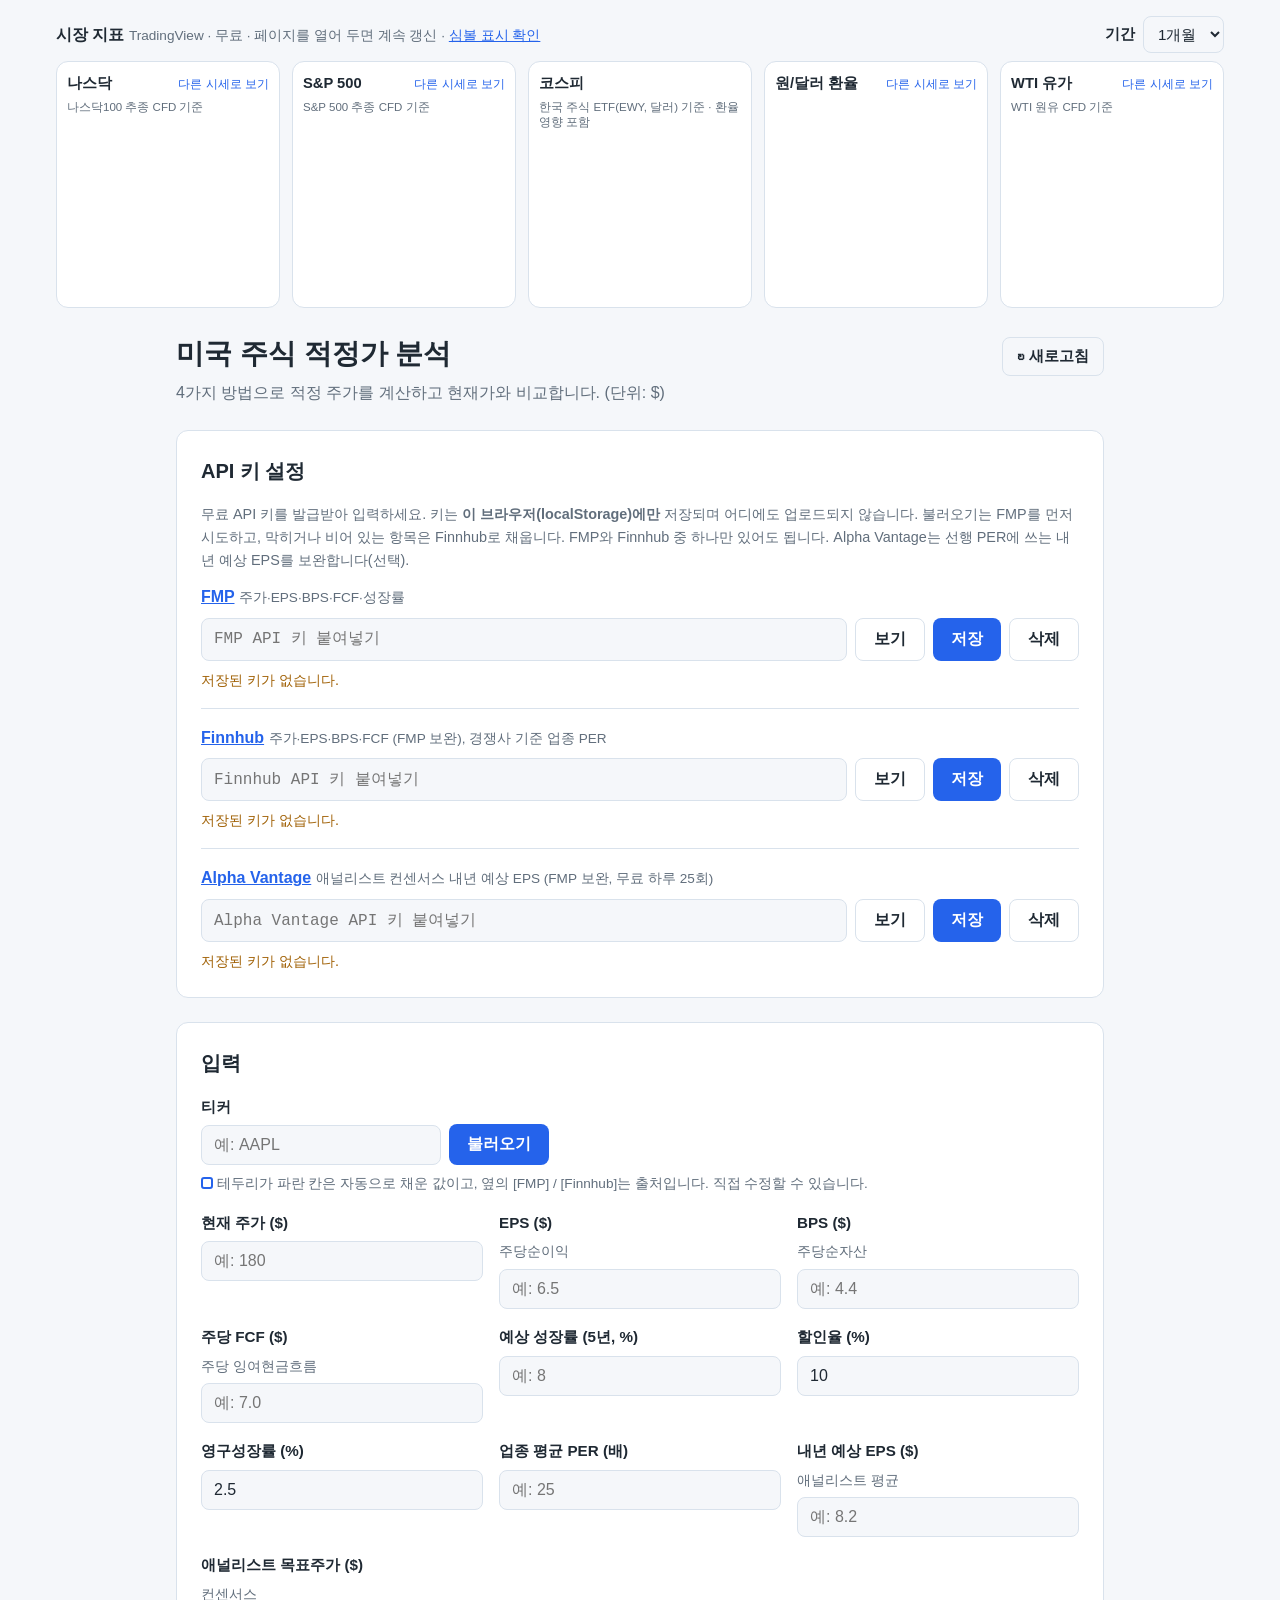
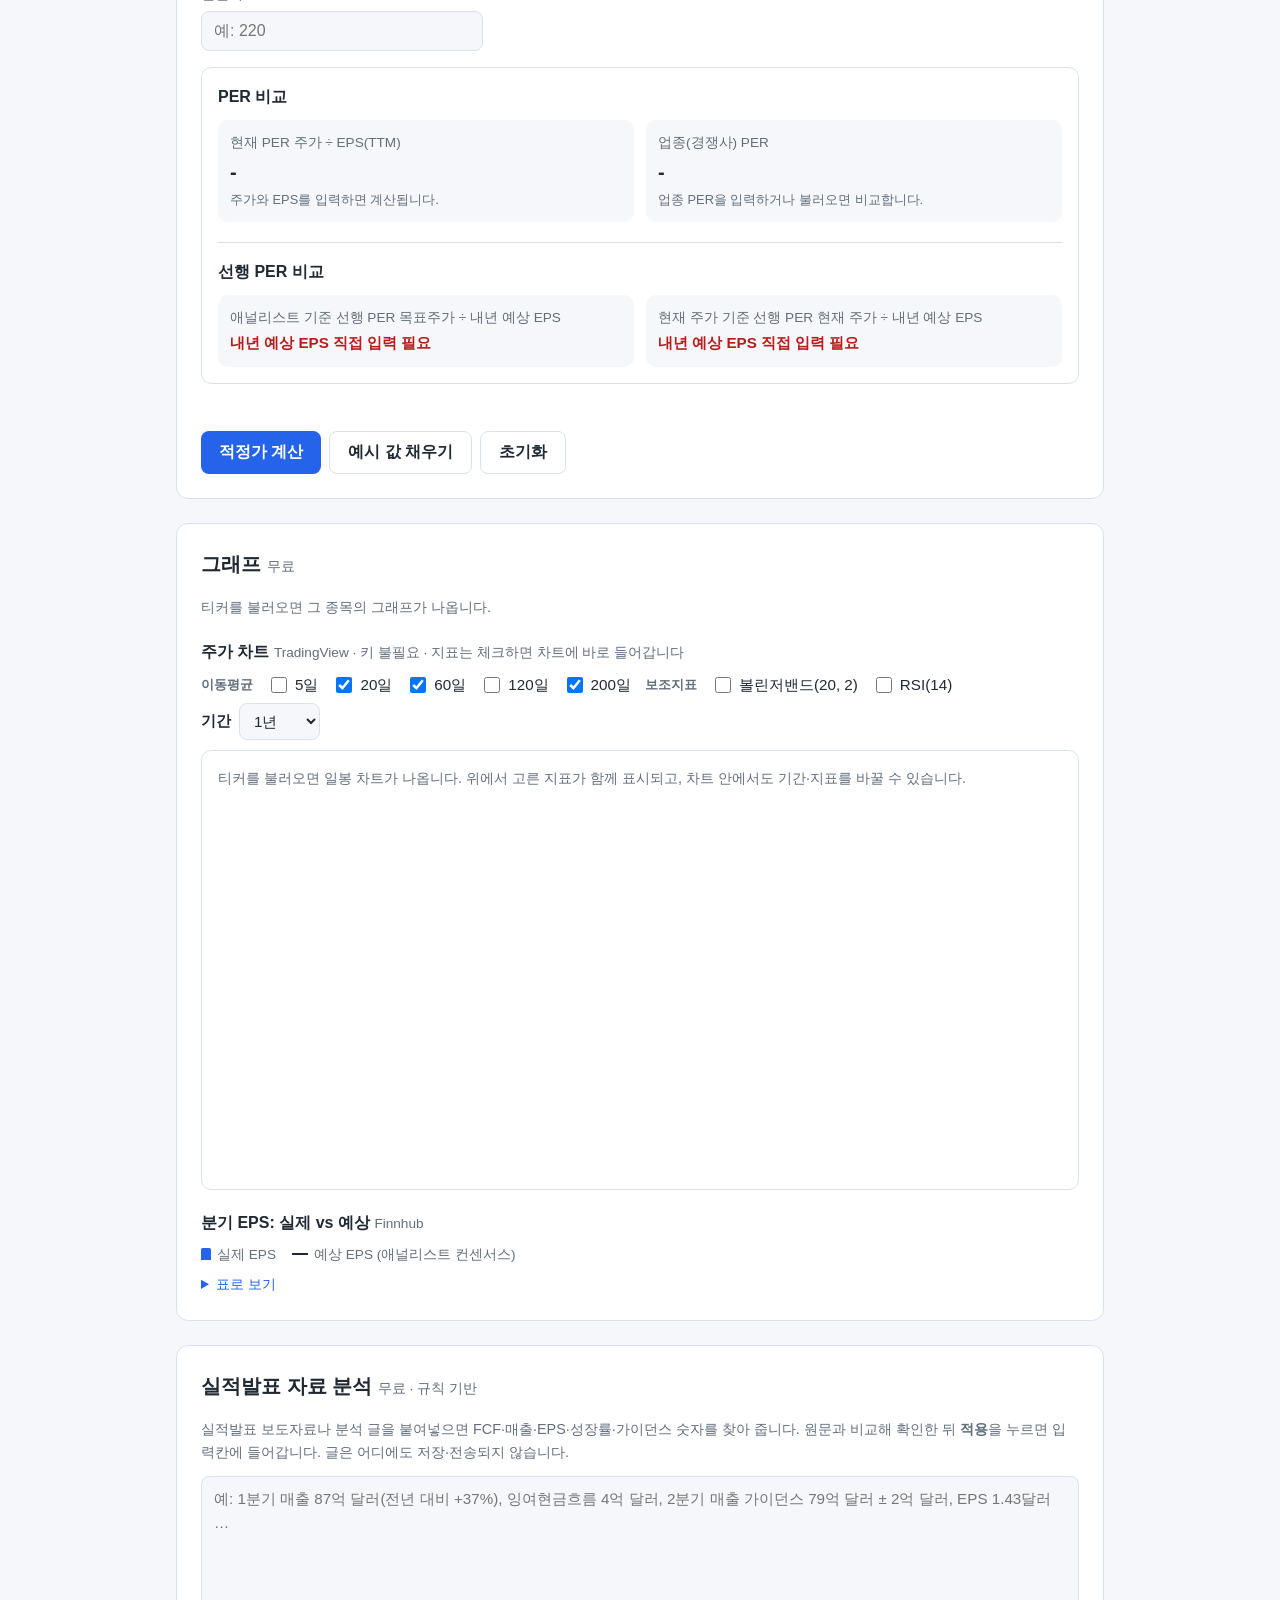
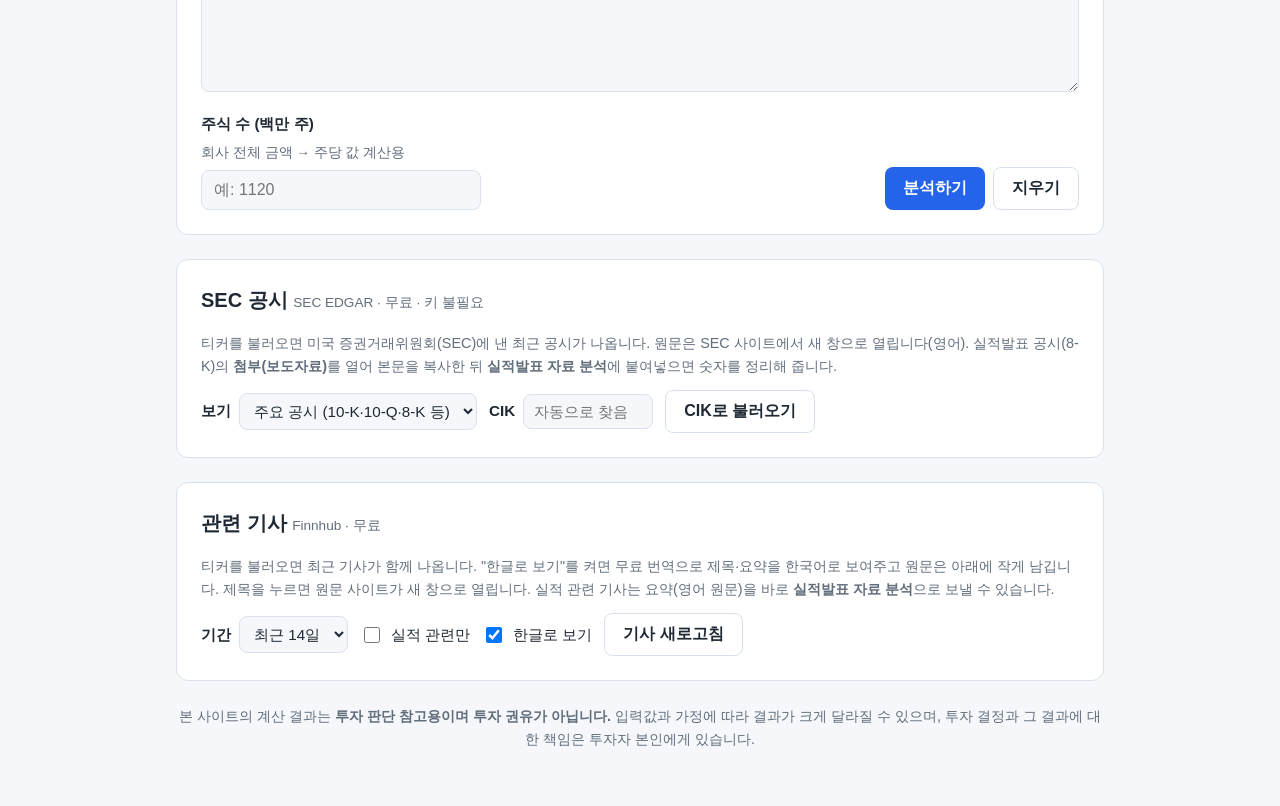
<file: index.html>
<!DOCTYPE html>
<html lang="ko">
<head>
  <meta charset="UTF-8">
  <meta name="viewport" content="width=device-width, initial-scale=1.0">
  <title>미국 주식 적정가 분석</title>
  <link rel="stylesheet" href="style.css">
</head>
<body>
  <section class="market" aria-label="시장 지표">
    <div class="market-head">
      <h2>시장 지표 <span class="hint">TradingView · 무료 · 페이지를 열어 두면 계속 갱신 · <a href="market-check.html">심볼 표시 확인</a></span></h2>
      <label class="inline">기간
        <select id="market-range">
          <option value="1D">1일</option>
          <option value="1M" selected>1개월</option>
          <option value="3M">3개월</option>
          <option value="12M">1년</option>
        </select>
      </label>
    </div>
    <div class="market-grid" id="market-grid"></div>
  </section>

  <header>
    <div class="header-row">
      <h1>미국 주식 적정가 분석</h1>
      <button type="button" id="page-refresh" class="secondary" title="사이트를 새로 읽고, 보던 종목을 최신 데이터로 다시 불러옵니다">↻ 새로고침</button>
    </div>
    <p class="subtitle">4가지 방법으로 적정 주가를 계산하고 현재가와 비교합니다. (단위: $)</p>
  </header>

  <main>
    <section class="card">
      <h2>API 키 설정</h2>
      <p class="note-inline">
        무료 API 키를 발급받아 입력하세요. 키는 <strong>이 브라우저(localStorage)에만</strong> 저장되며 어디에도 업로드되지 않습니다.
        불러오기는 FMP를 먼저 시도하고, 막히거나 비어 있는 항목은 Finnhub로 채웁니다. FMP와 Finnhub 중 하나만 있어도 됩니다.
        Alpha Vantage는 선행 PER에 쓰는 내년 예상 EPS를 보완합니다(선택).
      </p>
      <div class="key-block" data-provider="fmp">
        <h3><a href="https://site.financialmodelingprep.com/developer/docs" target="_blank" rel="noopener">FMP</a>
          <span class="hint">주가·EPS·BPS·FCF·성장률</span></h3>
        <div class="key-row">
          <input type="password" class="key-input" placeholder="FMP API 키 붙여넣기" autocomplete="off" spellcheck="false" aria-label="FMP API 키">
          <button type="button" class="key-toggle secondary">보기</button>
          <button type="button" class="key-copy secondary" hidden title="저장된 키를 클립보드에 복사합니다. 한 번 복사하면 버튼이 사라집니다.">복사(1회)</button>
          <button type="button" class="key-save">저장</button>
          <button type="button" class="key-clear secondary">삭제</button>
        </div>
        <p class="key-status status"></p>
      </div>
      <div class="key-block" data-provider="finnhub">
        <h3><a href="https://finnhub.io/register" target="_blank" rel="noopener">Finnhub</a>
          <span class="hint">주가·EPS·BPS·FCF (FMP 보완), 경쟁사 기준 업종 PER</span></h3>
        <div class="key-row">
          <input type="password" class="key-input" placeholder="Finnhub API 키 붙여넣기" autocomplete="off" spellcheck="false" aria-label="Finnhub API 키">
          <button type="button" class="key-toggle secondary">보기</button>
          <button type="button" class="key-copy secondary" hidden title="저장된 키를 클립보드에 복사합니다. 한 번 복사하면 버튼이 사라집니다.">복사(1회)</button>
          <button type="button" class="key-save">저장</button>
          <button type="button" class="key-clear secondary">삭제</button>
        </div>
        <p class="key-status status"></p>
      </div>
      <div class="key-block" data-provider="alphavantage">
        <h3><a href="https://www.alphavantage.co/support/#api-key" target="_blank" rel="noopener">Alpha Vantage</a>
          <span class="hint">애널리스트 컨센서스 내년 예상 EPS (FMP 보완, 무료 하루 25회)</span></h3>
        <div class="key-row">
          <input type="password" class="key-input" placeholder="Alpha Vantage API 키 붙여넣기" autocomplete="off" spellcheck="false" aria-label="Alpha Vantage API 키">
          <button type="button" class="key-toggle secondary">보기</button>
          <button type="button" class="key-copy secondary" hidden title="저장된 키를 클립보드에 복사합니다. 한 번 복사하면 버튼이 사라집니다.">복사(1회)</button>
          <button type="button" class="key-save">저장</button>
          <button type="button" class="key-clear secondary">삭제</button>
        </div>
        <p class="key-status status"></p>
      </div>
    </section>

    <section class="card">
      <h2>입력</h2>
      <form id="valuation-form" novalidate>
        <div class="ticker-row">
          <label>티커
            <input type="text" id="ticker" placeholder="예: AAPL" autocomplete="off">
          </label>
          <button type="button" id="load">불러오기</button>
        </div>
        <p id="load-status" class="status" role="status"></p>
        <p class="legend"><span class="swatch"></span> 테두리가 파란 칸은 자동으로 채운 값이고, 옆의 [FMP] / [Finnhub]는 출처입니다. 직접 수정할 수 있습니다.</p>
        <div class="grid">
          <label>현재 주가 ($)
            <input type="number" id="price" step="any" placeholder="예: 180" required>
          </label>
          <label>EPS ($) <span class="hint">주당순이익</span>
            <input type="number" id="eps" step="any" placeholder="예: 6.5" required>
          </label>
          <label>BPS ($) <span class="hint">주당순자산</span>
            <input type="number" id="bps" step="any" placeholder="예: 4.4">
          </label>
          <label>주당 FCF ($) <span class="hint">주당 잉여현금흐름</span>
            <input type="number" id="fcf" step="any" placeholder="예: 7.0" required>
          </label>
          <label>예상 성장률 (5년, %)
            <input type="number" id="growth" step="any" placeholder="예: 8" required>
          </label>
          <label>할인율 (%)
            <input type="number" id="discount" step="any" value="10" required>
          </label>
          <label>영구성장률 (%)
            <input type="number" id="terminal" step="any" value="2.5" required>
          </label>
          <label>업종 평균 PER (배)
            <input type="number" id="sector-per" step="any" placeholder="예: 25" required>
            <span class="peer-note" id="sector-per-note"></span>
          </label>
          <label>내년 예상 EPS ($) <span class="hint">애널리스트 평균</span>
            <input type="number" id="forward-eps" step="any" placeholder="예: 8.2">
            <span class="peer-note" id="forward-eps-note"></span>
          </label>
          <label>애널리스트 목표주가 ($) <span class="hint">컨센서스</span>
            <input type="number" id="target-price" step="any" placeholder="예: 220">
            <span class="peer-note" id="target-price-note"></span>
          </label>
        </div>
        <div class="per-panel" aria-live="polite">
          <h3>PER 비교</h3>
          <div class="per-stats">
            <div>
              <span class="label">현재 PER <span class="hint">주가 ÷ EPS(TTM)</span></span>
              <span class="value" id="per-current">-</span>
              <span class="per-sub" id="per-current-sub"></span>
            </div>
            <div>
              <span class="label">업종(경쟁사) PER</span>
              <span class="value" id="per-sector">-</span>
              <span class="per-sub" id="per-sector-sub"></span>
            </div>
          </div>
          <p class="per-compare" id="per-compare"></p>

          <h3>선행 PER 비교</h3>
          <div class="per-stats">
            <div>
              <span class="label">애널리스트 기준 선행 PER <span class="hint">목표주가 ÷ 내년 예상 EPS</span></span>
              <span class="value" id="per-fwd-target">-</span>
              <span class="per-sub" id="per-fwd-target-sub"></span>
            </div>
            <div>
              <span class="label">현재 주가 기준 선행 PER <span class="hint">현재 주가 ÷ 내년 예상 EPS</span></span>
              <span class="value" id="per-fwd-price">-</span>
              <span class="per-sub" id="per-fwd-price-sub"></span>
            </div>
          </div>
          <p class="per-compare" id="fwd-compare"></p>
          <p class="per-meta" id="fwd-meta"></p>
        </div>
        <p id="error" class="error" role="alert"></p>
        <div class="buttons">
          <button type="submit">적정가 계산</button>
          <button type="button" id="sample" class="secondary">예시 값 채우기</button>
          <button type="reset" class="secondary">초기화</button>
        </div>
      </form>
    </section>

    <section class="card" id="charts-card">
      <h2>그래프 <span class="hint">무료</span></h2>
      <p class="note-inline">티커를 불러오면 그 종목의 그래프가 나옵니다.</p>

      <h3 class="chart-title">주가 차트 <span class="hint">TradingView · 키 불필요 · 지표는 체크하면 차트에 바로 들어갑니다</span></h3>
      <div class="ta-controls">
        <span class="ta-group">이동평균</span>
        <label class="check"><input type="checkbox" data-ta="ma5">5일</label>
        <label class="check"><input type="checkbox" data-ta="ma20">20일</label>
        <label class="check"><input type="checkbox" data-ta="ma60">60일</label>
        <label class="check"><input type="checkbox" data-ta="ma120">120일</label>
        <label class="check"><input type="checkbox" data-ta="ma200">200일</label>
        <span class="ta-group">보조지표</span>
        <label class="check"><input type="checkbox" data-ta="bb">볼린저밴드(20, 2)</label>
        <label class="check"><input type="checkbox" data-ta="rsi">RSI(14)</label>
        <label class="inline">기간
          <select id="ta-range">
            <option value="1M">1개월</option>
            <option value="3M">3개월</option>
            <option value="6M">6개월</option>
            <option value="12M" selected>1년</option>
            <option value="60M">5년</option>
          </select>
        </label>
      </div>
      <div id="tv-chart" class="tv-chart">
        <p class="note chart-empty">티커를 불러오면 일봉 차트가 나옵니다. 위에서 고른 지표가 함께 표시되고, 차트 안에서도 기간·지표를 바꿀 수 있습니다.</p>
      </div>
      <p id="charts-status" class="status" role="status"></p>

      <h3 class="chart-title">분기 EPS: 실제 vs 예상 <span class="hint">Finnhub</span></h3>
      <div class="chart-legend" aria-hidden="true">
        <span><span class="key-bar"></span>실제 EPS</span>
        <span><span class="key-tick"></span>예상 EPS (애널리스트 컨센서스)</span>
      </div>
      <p id="eps-status" class="status" role="status"></p>
      <div id="eps-chart" class="eps-chart"></div>
      <details class="chart-table">
        <summary>표로 보기</summary>
        <div id="eps-table"></div>
      </details>
    </section>

    <section class="card" id="earnings-card">
      <h2>실적발표 자료 분석 <span class="hint">무료 · 규칙 기반</span></h2>
      <p class="note-inline">
        실적발표 보도자료나 분석 글을 붙여넣으면 FCF·매출·EPS·성장률·가이던스 숫자를 찾아 줍니다.
        원문과 비교해 확인한 뒤 <strong>적용</strong>을 누르면 입력칸에 들어갑니다. 글은 어디에도 저장·전송되지 않습니다.
      </p>
      <textarea id="earnings-text" rows="8" placeholder="예: 1분기 매출 87억 달러(전년 대비 +37%), 잉여현금흐름 4억 달러, 2분기 매출 가이던스 79억 달러 ± 2억 달러, EPS 1.43달러 …"></textarea>
      <div class="earnings-row">
        <label>주식 수 (백만 주) <span class="hint">회사 전체 금액 → 주당 값 계산용</span>
          <input type="number" id="earnings-shares" step="any" placeholder="예: 1120">
          <span class="peer-note" id="earnings-shares-note"></span>
        </label>
        <div class="buttons">
          <button type="button" id="earnings-analyze">분석하기</button>
          <button type="button" id="earnings-clear" class="secondary">지우기</button>
        </div>
      </div>
      <p id="earnings-status" class="status" role="status"></p>
      <div id="earnings-results"></div>
    </section>

    <section class="card" id="sec-card">
      <h2>SEC 공시 <span class="hint">SEC EDGAR · 무료 · 키 불필요</span></h2>
      <p class="note-inline">
        티커를 불러오면 미국 증권거래위원회(SEC)에 낸 최근 공시가 나옵니다. 원문은 SEC 사이트에서 새 창으로 열립니다(영어).
        실적발표 공시(8-K)의 <strong>첨부(보도자료)</strong>를 열어 본문을 복사한 뒤 <strong>실적발표 자료 분석</strong>에 붙여넣으면 숫자를 정리해 줍니다.
      </p>
      <div class="news-controls">
        <label class="inline">보기
          <select id="sec-view">
            <option value="major" selected>주요 공시 (10-K·10-Q·8-K 등)</option>
            <option value="earnings">실적발표 (8-K 2.02)</option>
            <option value="insider">내부자 거래 (Form 4·144)</option>
            <option value="ownership">대주주 지분 (13D·13G)</option>
            <option value="all">전체</option>
          </select>
        </label>
        <label class="inline">CIK
          <input type="text" id="sec-cik" inputmode="numeric" placeholder="자동으로 찾음" autocomplete="off">
        </label>
        <button type="button" id="sec-cik-apply" class="secondary">CIK로 불러오기</button>
      </div>
      <p id="sec-status" class="status" role="status"></p>
      <div id="sec-summary" class="sec-summary"></div>
      <div id="sec-list"></div>
    </section>

    <section class="card" id="news-card">
      <h2>관련 기사 <span class="hint">Finnhub · 무료</span></h2>
      <p class="note-inline">
        티커를 불러오면 최근 기사가 함께 나옵니다. "한글로 보기"를 켜면 무료 번역으로 제목·요약을 한국어로 보여주고 원문은 아래에 작게 남깁니다.
        제목을 누르면 원문 사이트가 새 창으로 열립니다. 실적 관련 기사는 요약(영어 원문)을 바로 <strong>실적발표 자료 분석</strong>으로 보낼 수 있습니다.
      </p>
      <div class="news-controls">
        <label class="inline">기간
          <select id="news-days">
            <option value="7">최근 7일</option>
            <option value="14" selected>최근 14일</option>
            <option value="30">최근 30일</option>
          </select>
        </label>
        <label class="inline check"><input type="checkbox" id="news-earnings-only"> 실적 관련만</label>
        <label class="inline check"><input type="checkbox" id="news-korean" checked> 한글로 보기</label>
        <button type="button" id="news-load" class="secondary">기사 새로고침</button>
        <button type="button" id="news-chrome-setup" class="secondary" hidden>Chrome 번역 켜기 (무료·무제한)</button>
      </div>
      <p id="news-status" class="status" role="status"></p>
      <p id="news-translate-status" class="status" role="status"></p>
      <div id="news-list" class="news-list"></div>
    </section>

    <section id="results" class="card hidden" aria-live="polite">
      <h2 id="results-title">분석 결과</h2>

      <div class="summary">
        <div>
          <span class="label">현재 주가</span>
          <span class="value" id="sum-price">-</span>
        </div>
        <div>
          <span class="label">평균 적정가</span>
          <span class="value" id="sum-fair">-</span>
        </div>
        <div>
          <span class="label">괴리율</span>
          <span class="value" id="sum-gap">-</span>
        </div>
        <div>
          <span class="label">판정</span>
          <span class="value badge" id="sum-verdict">-</span>
        </div>
      </div>
      <p class="note" id="sum-note"></p>

      <div class="methods" id="methods"></div>
    </section>
  </main>

  <footer>
    <p>본 사이트의 계산 결과는 <strong>투자 판단 참고용이며 투자 권유가 아닙니다.</strong>
      입력값과 가정에 따라 결과가 크게 달라질 수 있으며, 투자 결정과 그 결과에 대한 책임은 투자자 본인에게 있습니다.</p>
  </footer>

  <script src="api.js"></script>
  <script src="fmp.js"></script>
  <script src="finnhub.js"></script>
  <script src="alphavantage.js"></script>
  <script src="app.js"></script>
  <script src="earnings.js"></script>
  <script src="earnings-ui.js"></script>
  <script src="sec.js"></script>
  <script src="sec-ui.js"></script>
  <script src="translate.js"></script>
  <script src="news-ui.js"></script>
  <script src="charts-ui.js"></script>
  <script src="market.js"></script>
  <script src="refresh.js"></script>
</body>
</html>
</file>
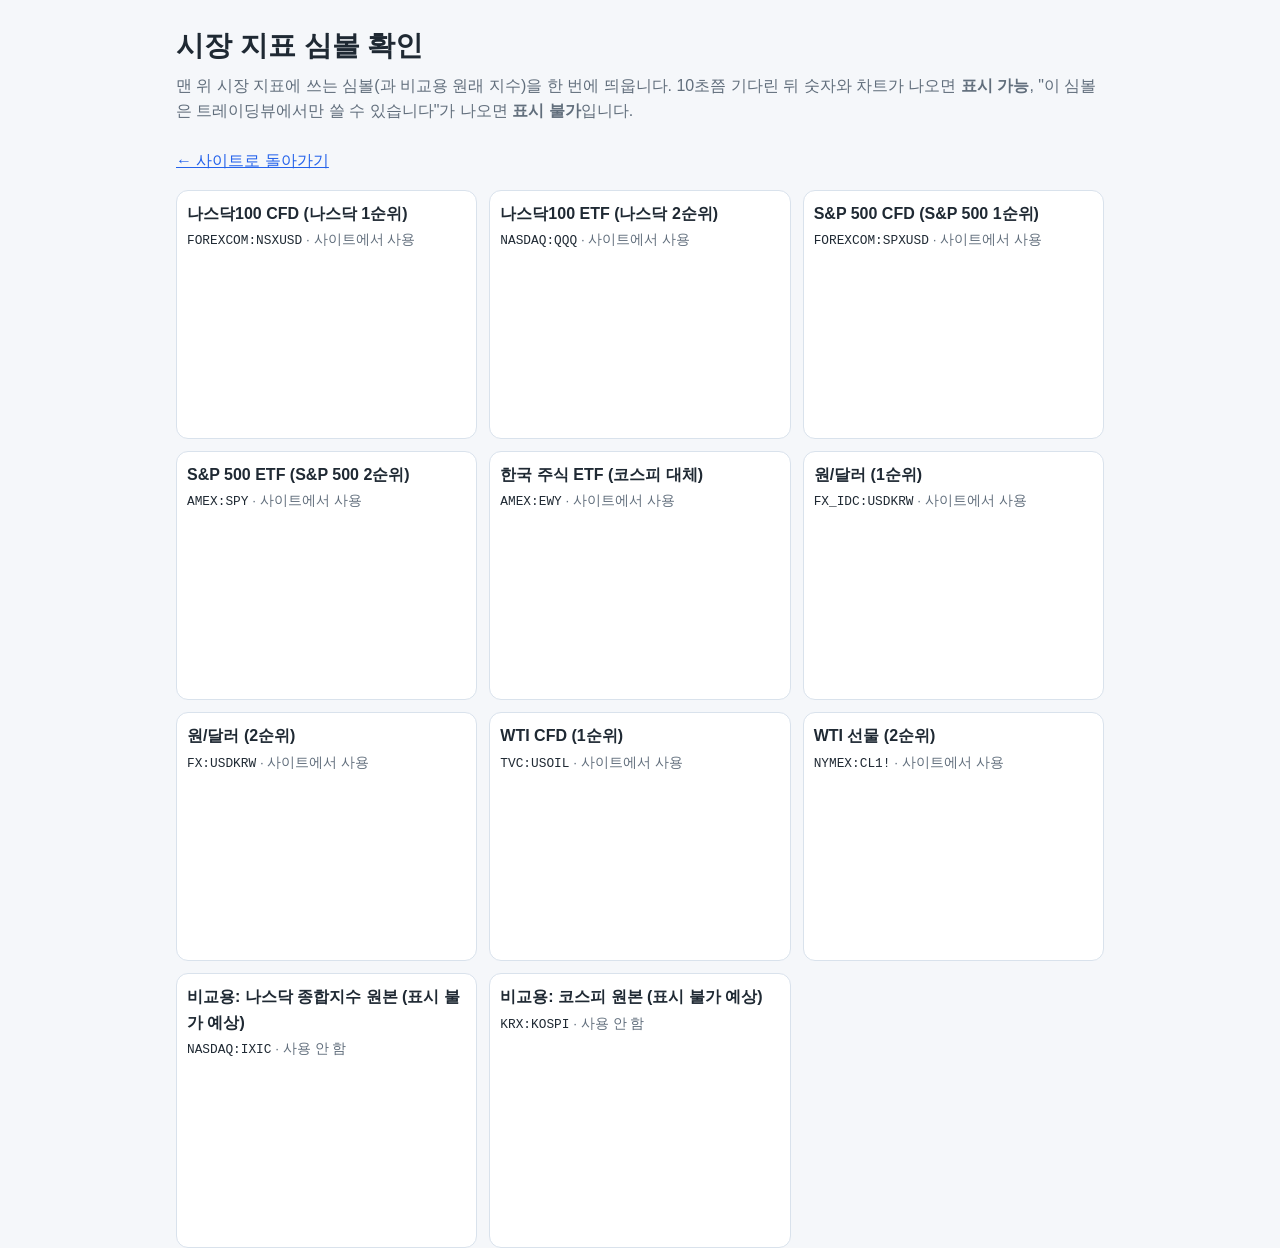
<file: market-check.html>
<!DOCTYPE html>
<html lang="ko">
<head>
  <meta charset="UTF-8">
  <meta name="viewport" content="width=device-width, initial-scale=1.0">
  <title>시장 지표 심볼 확인</title>
  <link rel="stylesheet" href="style.css">
  <style>
    .check-grid { display: grid; grid-template-columns: repeat(auto-fill, minmax(260px, 1fr)); gap: 12px; }
    .check-tile { background: var(--card); border: 1px solid var(--border); border-radius: 12px; padding: 10px; min-width: 0; }
    .check-tile code { font-size: 0.8rem; }
    .check-tile .market-widget { margin-top: 6px; }
  </style>
</head>
<body>
  <header>
    <h1>시장 지표 심볼 확인</h1>
    <p class="subtitle">
      맨 위 시장 지표에 쓰는 심볼(과 비교용 원래 지수)을 한 번에 띄웁니다. 10초쯤 기다린 뒤
      숫자와 차트가 나오면 <strong>표시 가능</strong>, "이 심볼은 트레이딩뷰에서만 쓸 수 있습니다"가 나오면 <strong>표시 불가</strong>입니다.
    </p>
    <p><a href="index.html">← 사이트로 돌아가기</a></p>
  </header>
  <main>
    <div class="check-grid" id="check-grid"></div>
  </main>
  <script>
    // [심볼, 설명, 사이트에서 쓰는지]
    const CHECKS = [
      ["FOREXCOM:NSXUSD", "나스닥100 CFD (나스닥 1순위)", true],
      ["NASDAQ:QQQ", "나스닥100 ETF (나스닥 2순위)", true],
      ["FOREXCOM:SPXUSD", "S&P 500 CFD (S&P 500 1순위)", true],
      ["AMEX:SPY", "S&P 500 ETF (S&P 500 2순위)", true],
      ["AMEX:EWY", "한국 주식 ETF (코스피 대체)", true],
      ["FX_IDC:USDKRW", "원/달러 (1순위)", true],
      ["FX:USDKRW", "원/달러 (2순위)", true],
      ["TVC:USOIL", "WTI CFD (1순위)", true],
      ["NYMEX:CL1!", "WTI 선물 (2순위)", true],
      ["NASDAQ:IXIC", "비교용: 나스닥 종합지수 원본 (표시 불가 예상)", false],
      ["KRX:KOSPI", "비교용: 코스피 원본 (표시 불가 예상)", false],
    ];
    const dark = window.matchMedia && window.matchMedia("(prefers-color-scheme: dark)").matches;
    const grid = document.getElementById("check-grid");
    for (const [symbol, label, used] of CHECKS) {
      const tile = document.createElement("article");
      tile.className = "check-tile";
      tile.innerHTML = '<strong></strong><br><code></code><span class="hint"></span>';
      tile.querySelector("strong").textContent = label;
      tile.querySelector("code").textContent = symbol;
      tile.querySelector(".hint").textContent = used ? " · 사이트에서 사용" : " · 사용 안 함";
      const box = document.createElement("div");
      box.className = "tradingview-widget-container market-widget";
      const inner = document.createElement("div");
      inner.className = "tradingview-widget-container__widget";
      const script = document.createElement("script");
      script.src = "https://s3.tradingview.com/external-embedding/embed-widget-mini-symbol-overview.js";
      script.async = true;
      script.textContent = JSON.stringify({
        symbol, width: "100%", height: 170, locale: "kr", dateRange: "1M",
        colorTheme: dark ? "dark" : "light", isTransparent: true, autosize: false,
      });
      box.append(inner, script);
      tile.appendChild(box);
      grid.appendChild(tile);
    }
  </script>
</body>
</html>
</file>
<file: style.css>
:root {
  --bg: #f5f7fa;
  --card: #ffffff;
  --text: #1f2933;
  --muted: #616e7c;
  --border: #d9e2ec;
  --primary: #2563eb;
  --primary-hover: #1d4ed8;
  --under: #15803d;
  --under-bg: #dcfce7;
  --fair: #a16207;
  --fair-bg: #fef9c3;
  --over: #b91c1c;
  --over-bg: #fee2e2;
  --na: #616e7c;
  --na-bg: #e4e7eb;
}

@media (prefers-color-scheme: dark) {
  :root {
    --bg: #111827;
    --card: #1f2937;
    --text: #f3f4f6;
    --muted: #9ca3af;
    --border: #374151;
    --primary: #3b82f6;
    --primary-hover: #60a5fa;
    --under: #4ade80;
    --under-bg: #14532d;
    --fair: #facc15;
    --fair-bg: #422006;
    --over: #f87171;
    --over-bg: #450a0a;
    --na: #9ca3af;
    --na-bg: #374151;
  }
}

* { box-sizing: border-box; }

body {
  margin: 0;
  font-family: -apple-system, BlinkMacSystemFont, "Segoe UI", "Malgun Gothic", "Apple SD Gothic Neo", sans-serif;
  background: var(--bg);
  color: var(--text);
  line-height: 1.6;
}

header, main, footer {
  max-width: 960px;
  margin: 0 auto;
  padding: 0 16px;
}

.market { max-width: 1200px; margin: 0 auto; padding: 16px 16px 0; }
.market-head { display: flex; flex-wrap: wrap; align-items: center; justify-content: space-between; gap: 8px 16px; margin-bottom: 8px; }
.market-head h2 { margin: 0; font-size: 1rem; }
.market-grid { display: grid; grid-template-columns: repeat(5, minmax(0, 1fr)); gap: 12px; }
@media (max-width: 1100px) { .market-grid { grid-template-columns: repeat(3, minmax(0, 1fr)); } }
@media (max-width: 700px) { .market-grid { grid-template-columns: repeat(2, minmax(0, 1fr)); } }
@media (max-width: 480px) {
  .market-grid { gap: 8px; }
  .market-tile { padding: 8px 6px 2px; }
  .market-tile-head { flex-direction: column; gap: 0; }
}
@media (max-width: 340px) { .market-grid { grid-template-columns: 1fr; } }
.market-tile {
  background: var(--card);
  border: 1px solid var(--border);
  border-radius: 12px;
  padding: 10px 10px 4px;
  min-width: 0;
}
.market-tile-head { display: flex; justify-content: space-between; align-items: baseline; gap: 8px; margin-bottom: 4px; }
.market-tile-head strong { font-size: 0.92rem; }
.market-note { margin: 0 0 2px; font-size: 0.72rem; color: var(--muted); line-height: 1.35; }
.market-note:empty { display: none; }
.market-widget { height: 170px; overflow: hidden; }
.link-btn {
  padding: 0;
  border: none;
  background: none;
  color: var(--primary);
  font-size: 0.75rem;
  font-weight: 400;
  cursor: pointer;
}
.link-btn:hover { background: none; text-decoration: underline; }

header { padding-top: 24px; }
.header-row { display: flex; flex-wrap: wrap; align-items: center; justify-content: space-between; gap: 8px 16px; }
.header-row button { padding: 8px 14px; font-size: 0.95rem; }
h1 { margin: 0 0 4px; font-size: 1.75rem; }
h2 { margin: 0 0 16px; font-size: 1.25rem; }
.subtitle { margin: 0 0 24px; color: var(--muted); }

.card {
  background: var(--card);
  border: 1px solid var(--border);
  border-radius: 12px;
  padding: 24px;
  margin-bottom: 24px;
}

.hidden { display: none; }

.grid {
  display: grid;
  grid-template-columns: repeat(auto-fill, minmax(240px, 1fr));
  gap: 16px;
}

label {
  display: flex;
  flex-direction: column;
  gap: 6px;
  font-weight: 600;
  font-size: 0.95rem;
}

.hint { font-weight: 400; color: var(--muted); font-size: 0.85rem; }

input {
  padding: 10px 12px;
  font-size: 1rem;
  border: 1px solid var(--border);
  border-radius: 8px;
  background: var(--bg);
  color: var(--text);
}

input:focus { outline: 2px solid var(--primary); outline-offset: 1px; }

.buttons { display: flex; flex-wrap: wrap; gap: 8px; margin-top: 16px; }

button {
  padding: 10px 18px;
  font-size: 1rem;
  font-weight: 600;
  border: none;
  border-radius: 8px;
  background: var(--primary);
  color: #fff;
  cursor: pointer;
}

button:hover { background: var(--primary-hover); }

button.secondary {
  background: transparent;
  color: var(--text);
  border: 1px solid var(--border);
}

button.secondary:hover { background: var(--bg); }

.error { color: var(--over); margin: 12px 0 0; min-height: 1.2em; }

a { color: var(--primary); }

.note-inline { margin: 0 0 12px; color: var(--muted); font-size: 0.9rem; }

.key-block + .key-block { margin-top: 16px; padding-top: 16px; border-top: 1px solid var(--border); }
.key-block h3 { margin: 0 0 8px; font-size: 1rem; }

.key-row { display: flex; flex-wrap: wrap; gap: 8px; }
.key-row input { flex: 1 1 240px; min-width: 0; font-family: Consolas, "Courier New", monospace; }

.ticker-row { display: flex; flex-wrap: wrap; align-items: flex-end; gap: 8px; }
.ticker-row label { flex: 0 1 240px; }

button:disabled { opacity: 0.6; cursor: wait; }

.status { margin: 8px 0 0; font-size: 0.9rem; white-space: pre-line; }
.status:empty { display: none; }
.status.ok { color: var(--under); }
.status.warn { color: var(--fair); }
.status.err { color: var(--over); }

.legend { margin: 8px 0 16px; color: var(--muted); font-size: 0.85rem; }
.swatch {
  display: inline-block;
  width: 12px;
  height: 12px;
  border: 2px solid var(--primary);
  border-radius: 3px;
  vertical-align: -1px;
}

.input-wrap { display: flex; align-items: center; gap: 6px; }
.input-wrap input { flex: 1; min-width: 0; }

.src-tag {
  white-space: nowrap;
  font-size: 0.75rem;
  font-weight: 600;
  color: var(--primary);
}
.src-tag:empty { display: none; }

.per-panel {
  margin-top: 16px;
  padding: 16px;
  border: 1px solid var(--border);
  border-radius: 10px;
}

.per-stats {
  display: grid;
  grid-template-columns: repeat(auto-fit, minmax(160px, 1fr));
  gap: 12px;
}

.per-stats > div {
  background: var(--bg);
  border-radius: 10px;
  padding: 12px;
  display: flex;
  flex-direction: column;
  gap: 2px;
}

.per-stats .value { font-size: 1.25rem; }
.per-stats .value.na { font-size: 0.95rem; color: var(--over); }
.per-sub { font-size: 0.8rem; color: var(--muted); }
.per-sub:empty { display: none; }

.per-panel h3 { margin: 0 0 10px; font-size: 1rem; }
.per-panel h3:not(:first-child) { margin-top: 20px; padding-top: 16px; border-top: 1px solid var(--border); }

.per-compare { margin: 12px 0 0; font-weight: 600; white-space: pre-line; }
.per-compare:empty { display: none; }

.per-meta { margin: 8px 0 0; font-size: 0.85rem; color: var(--muted); white-space: pre-line; }
.per-meta:empty { display: none; }

.peer-note { font-weight: 400; font-size: 0.8rem; color: var(--muted); }
.peer-note:empty { display: none; }
.peer-note.missing { color: var(--over); font-weight: 600; }

input.autofilled {
  border: 2px solid var(--primary);
  padding: 9px 11px;
}

.summary {
  display: grid;
  grid-template-columns: repeat(auto-fit, minmax(160px, 1fr));
  gap: 12px;
}

.summary > div {
  background: var(--bg);
  border-radius: 10px;
  padding: 14px;
  display: flex;
  flex-direction: column;
  gap: 4px;
}

.label { color: var(--muted); font-size: 0.85rem; }
.value { font-size: 1.4rem; font-weight: 700; }

.badge {
  display: inline-block;
  align-self: flex-start;
  padding: 2px 12px;
  border-radius: 999px;
  font-size: 1.1rem;
}

.badge.under { color: var(--under); background: var(--under-bg); }
.badge.fair  { color: var(--fair);  background: var(--fair-bg); }
.badge.over  { color: var(--over);  background: var(--over-bg); }
.badge.na    { color: var(--na);    background: var(--na-bg); }

.note { color: var(--muted); font-size: 0.9rem; margin: 12px 0 24px; }

.methods {
  display: grid;
  grid-template-columns: repeat(auto-fit, minmax(260px, 1fr));
  gap: 16px;
}

.method {
  border: 1px solid var(--border);
  border-radius: 10px;
  padding: 16px;
}

.method h3 { margin: 0 0 8px; font-size: 1.05rem; }
.method .result { font-size: 1.3rem; font-weight: 700; margin: 0 0 4px; }
.method .gap { margin: 0 0 8px; font-size: 0.95rem; }
.method .formula {
  font-family: Consolas, "Courier New", monospace;
  font-size: 0.85rem;
  background: var(--bg);
  padding: 8px;
  border-radius: 6px;
  margin: 0 0 8px;
  word-break: break-word;
  white-space: pre-line;
}
.method .explain { margin: 0; color: var(--muted); font-size: 0.9rem; }

textarea {
  width: 100%;
  padding: 10px 12px;
  font: inherit;
  font-size: 0.95rem;
  border: 1px solid var(--border);
  border-radius: 8px;
  background: var(--bg);
  color: var(--text);
  resize: vertical;
}
textarea:focus { outline: 2px solid var(--primary); outline-offset: 1px; }

.earnings-row {
  display: flex;
  flex-wrap: wrap;
  align-items: flex-end;
  justify-content: space-between;
  gap: 12px;
  margin-top: 12px;
}
.earnings-row label { flex: 0 1 280px; }
.earnings-row .buttons { margin-top: 0; }

#earnings-results { margin-top: 16px; }
#earnings-results:empty { display: none; }

.guidance { margin-bottom: 16px; }
.guidance h3 { margin: 0 0 8px; font-size: 1rem; }
.guidance .hint { display: block; margin-top: 6px; }
.table-scroll { overflow-x: auto; border: 1px solid var(--border); border-radius: 10px; }
.table-scroll table { width: 100%; border-collapse: collapse; font-size: 0.88rem; min-width: 560px; }
.table-scroll th, .table-scroll td { padding: 8px 10px; border-bottom: 1px solid var(--border); text-align: left; vertical-align: top; }
.table-scroll th { background: var(--bg); font-weight: 600; white-space: nowrap; }
.table-scroll tr:last-child td { border-bottom: none; }
.guidance td:nth-child(-n+3) { white-space: nowrap; }
.guidance td:nth-child(3) { font-weight: 600; }

.earn-insights {
  background: var(--bg);
  border-radius: 10px;
  padding: 12px 16px;
  margin-bottom: 16px;
}
.earn-insights h3 { margin: 0 0 6px; font-size: 1rem; }
.earn-insights ul { margin: 0; padding-left: 20px; }
.earn-insights li { margin: 2px 0; font-size: 0.92rem; }

.earn-list {
  display: grid;
  grid-template-columns: repeat(auto-fill, minmax(260px, 1fr));
  gap: 12px;
}

.earn-item {
  border: 1px solid var(--border);
  border-radius: 10px;
  padding: 12px 14px;
  display: flex;
  flex-direction: column;
  gap: 4px;
  min-width: 0;
}
.earn-head { display: flex; justify-content: space-between; gap: 8px; align-items: baseline; }
.earn-period { font-size: 0.8rem; color: var(--muted); white-space: nowrap; }
.earn-value { margin: 0; font-size: 1.1rem; font-weight: 700; word-break: break-word; }
.earn-growth { margin: 0; font-size: 0.9rem; }
.earn-growth:empty { display: none; }
.earn-snippet {
  margin: 4px 0;
  padding: 6px 8px;
  border-left: 3px solid var(--border);
  font-size: 0.8rem;
  color: var(--muted);
  word-break: break-word;
}
.earn-actions { display: flex; flex-wrap: wrap; gap: 6px; margin-top: auto; }
.news-controls { display: flex; flex-wrap: wrap; align-items: center; gap: 12px; }
label.inline { flex-direction: row; align-items: center; gap: 8px; font-weight: 600; }
label.check { font-weight: 400; cursor: pointer; }
label.check input { width: 16px; height: 16px; padding: 0; }
select {
  padding: 8px 10px;
  font-size: 0.95rem;
  border: 1px solid var(--border);
  border-radius: 8px;
  background: var(--bg);
  color: var(--text);
}

#sec-cik { width: 130px; padding: 8px 10px; font-size: 0.95rem; }
.sec-summary ul { margin: 8px 0 12px; padding-left: 20px; font-size: 0.92rem; }
.sec-summary li { margin: 3px 0; }
.sec-summary:empty { display: none; }
.sec-table td:first-child { white-space: nowrap; }
.sec-table td:nth-child(2) { min-width: 120px; }
.sec-links { white-space: nowrap; }
.sec-links a + a { margin-left: 10px; }

.news-list { display: flex; flex-direction: column; gap: 10px; margin-top: 12px; }
.news-list:empty { display: none; }
.news-item {
  border: 1px solid var(--border);
  border-radius: 10px;
  padding: 12px 14px;
  min-width: 0;
}
.news-meta { display: flex; flex-wrap: wrap; align-items: center; gap: 8px; font-size: 0.8rem; color: var(--muted); }
.news-badge { font-size: 0.75rem; padding: 0 8px; }
.news-title { margin: 4px 0; font-size: 1rem; line-height: 1.4; word-break: break-word; }
.news-title a { text-decoration: none; }
.news-title a:hover { text-decoration: underline; }
.news-original { margin: 0 0 4px; font-size: 0.78rem; color: var(--muted); word-break: break-word; }
.news-original:empty { display: none; }
button[hidden] { display: none; }
.news-summary { margin: 0 0 8px; font-size: 0.88rem; color: var(--muted); word-break: break-word; }
.news-summary:empty { display: none; }
.news-actions:empty { display: none; }

.chart-title { margin: 20px 0 8px; font-size: 1rem; }
.tv-chart {
  height: 440px;
  border: 1px solid var(--border);
  border-radius: 10px;
  overflow: hidden;
}
.chart-empty { padding: 16px; margin: 0; }

.chart-legend { display: flex; flex-wrap: wrap; gap: 16px; font-size: 0.85rem; color: var(--muted); }
.chart-legend > span { display: inline-flex; align-items: center; gap: 6px; }
.key-bar { width: 10px; height: 12px; border-radius: 2px 2px 0 0; background: var(--primary); }
.key-tick { width: 16px; height: 2px; background: var(--text); }

.eps-chart { position: relative; margin-top: 8px; max-width: 640px; }
.eps-chart:empty { display: none; }
.eps-chart svg { display: block; width: 100%; height: auto; overflow: visible; }
.eps-chart .grid { stroke: var(--border); stroke-width: 1; }
.eps-chart .axis-zero { stroke: var(--muted); stroke-width: 1; }
.eps-chart .tick { fill: var(--muted); font-size: 12px; }
.eps-chart .cap { fill: var(--text); font-size: 12px; font-weight: 600; }
.eps-chart .bar { fill: var(--primary); }
.eps-chart .est { stroke: var(--text); stroke-width: 2; stroke-linecap: round; }
.eps-chart .hit { fill: transparent; cursor: crosshair; }
.eps-chart .eps-col.active .hit { fill: var(--text); fill-opacity: 0.05; }
.chart-tip {
  position: absolute;
  top: 0;
  transform: translateX(-50%);
  max-width: 260px;
  padding: 6px 10px;
  border-radius: 8px;
  background: var(--text);
  color: var(--card);
  font-size: 0.8rem;
  pointer-events: none;
  text-align: center;
}
.chart-tip[hidden] { display: none; }

.ta-controls { display: flex; flex-wrap: wrap; align-items: center; gap: 6px 14px; font-size: 0.9rem; margin-bottom: 10px; }
.ta-group { font-weight: 600; color: var(--muted); font-size: 0.82rem; }
.ta-controls label.check { display: inline-flex; flex-direction: row; align-items: center; gap: 5px; font-weight: 400; }

.chart-table { margin-top: 8px; font-size: 0.88rem; }
.chart-table summary { cursor: pointer; color: var(--primary); }
.chart-table table { width: 100%; border-collapse: collapse; margin-top: 8px; }
.chart-table th, .chart-table td { padding: 6px 8px; border-bottom: 1px solid var(--border); text-align: right; }
.chart-table th:first-child, .chart-table td:first-child { text-align: left; }

button.small { padding: 6px 10px; font-size: 0.85rem; }
button.small:disabled { cursor: not-allowed; }

footer {
  padding-bottom: 40px;
  color: var(--muted);
  font-size: 0.9rem;
  text-align: center;
}
</file>
